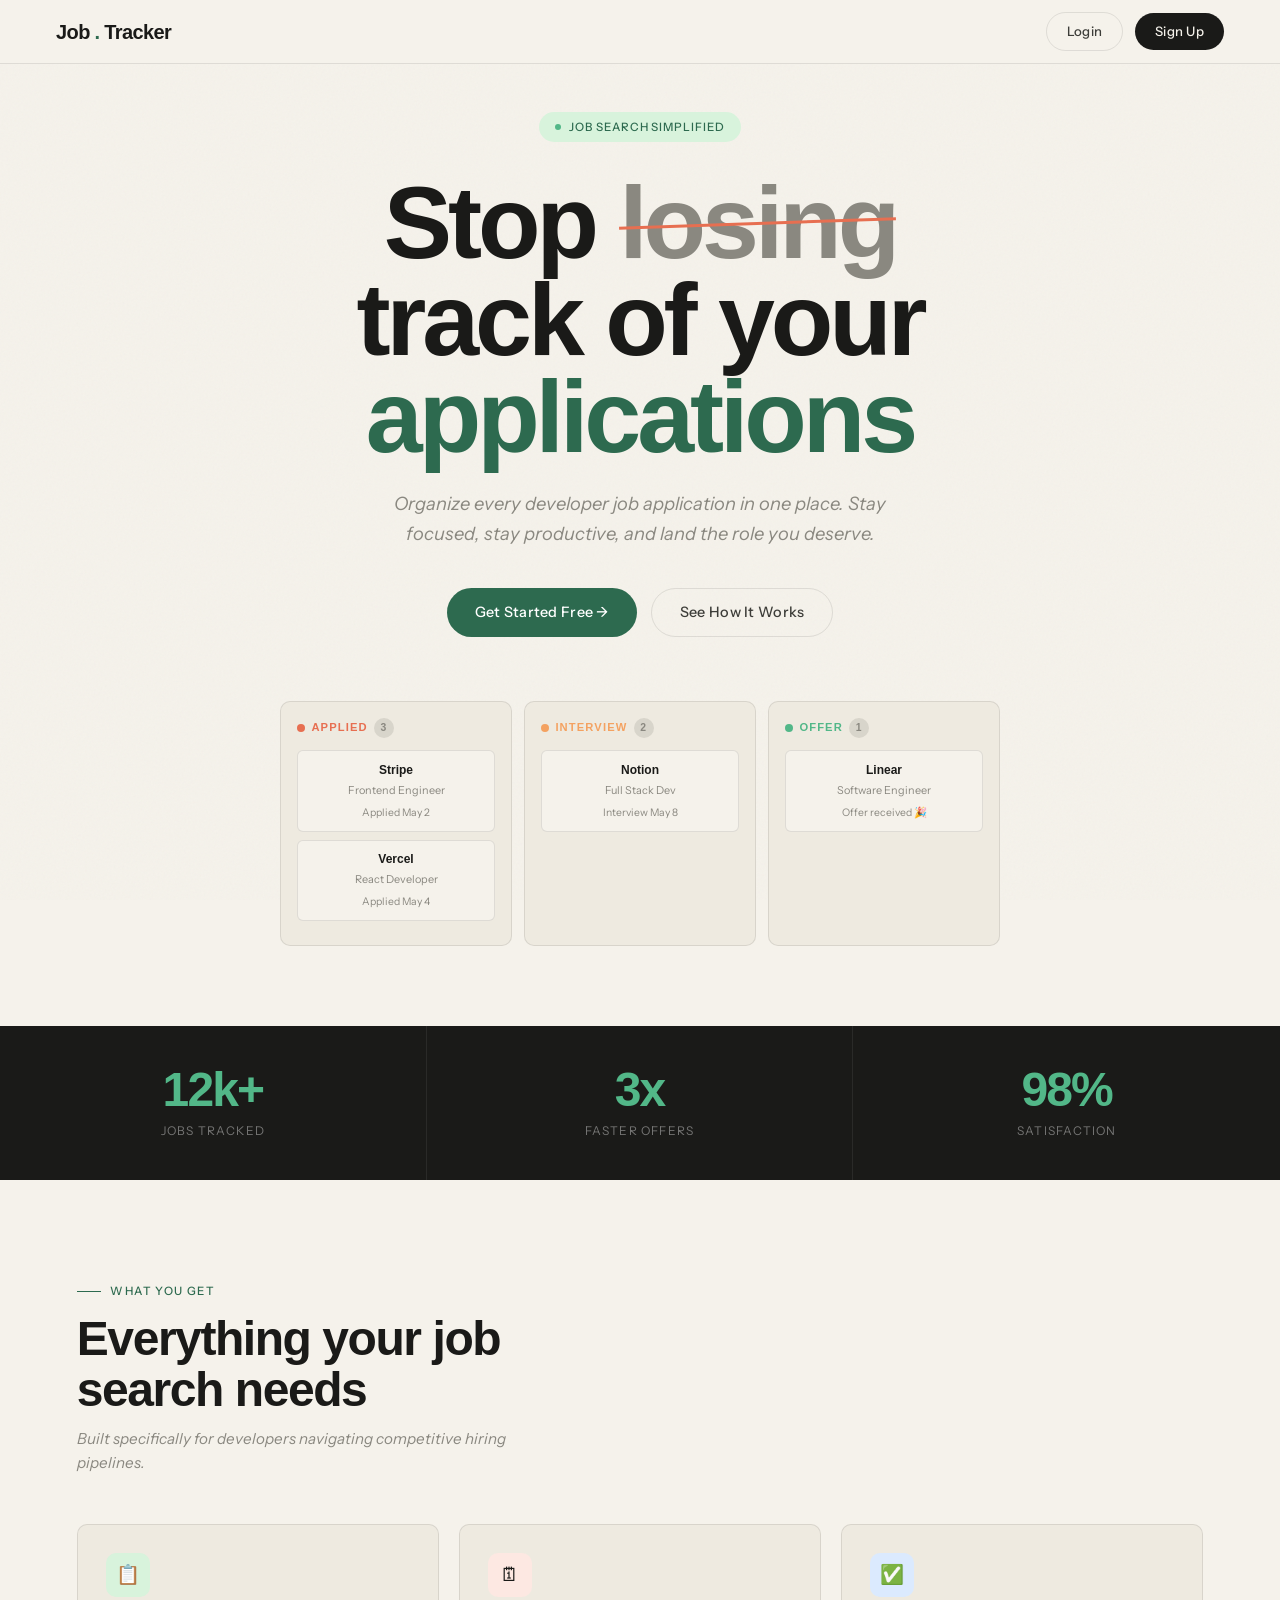
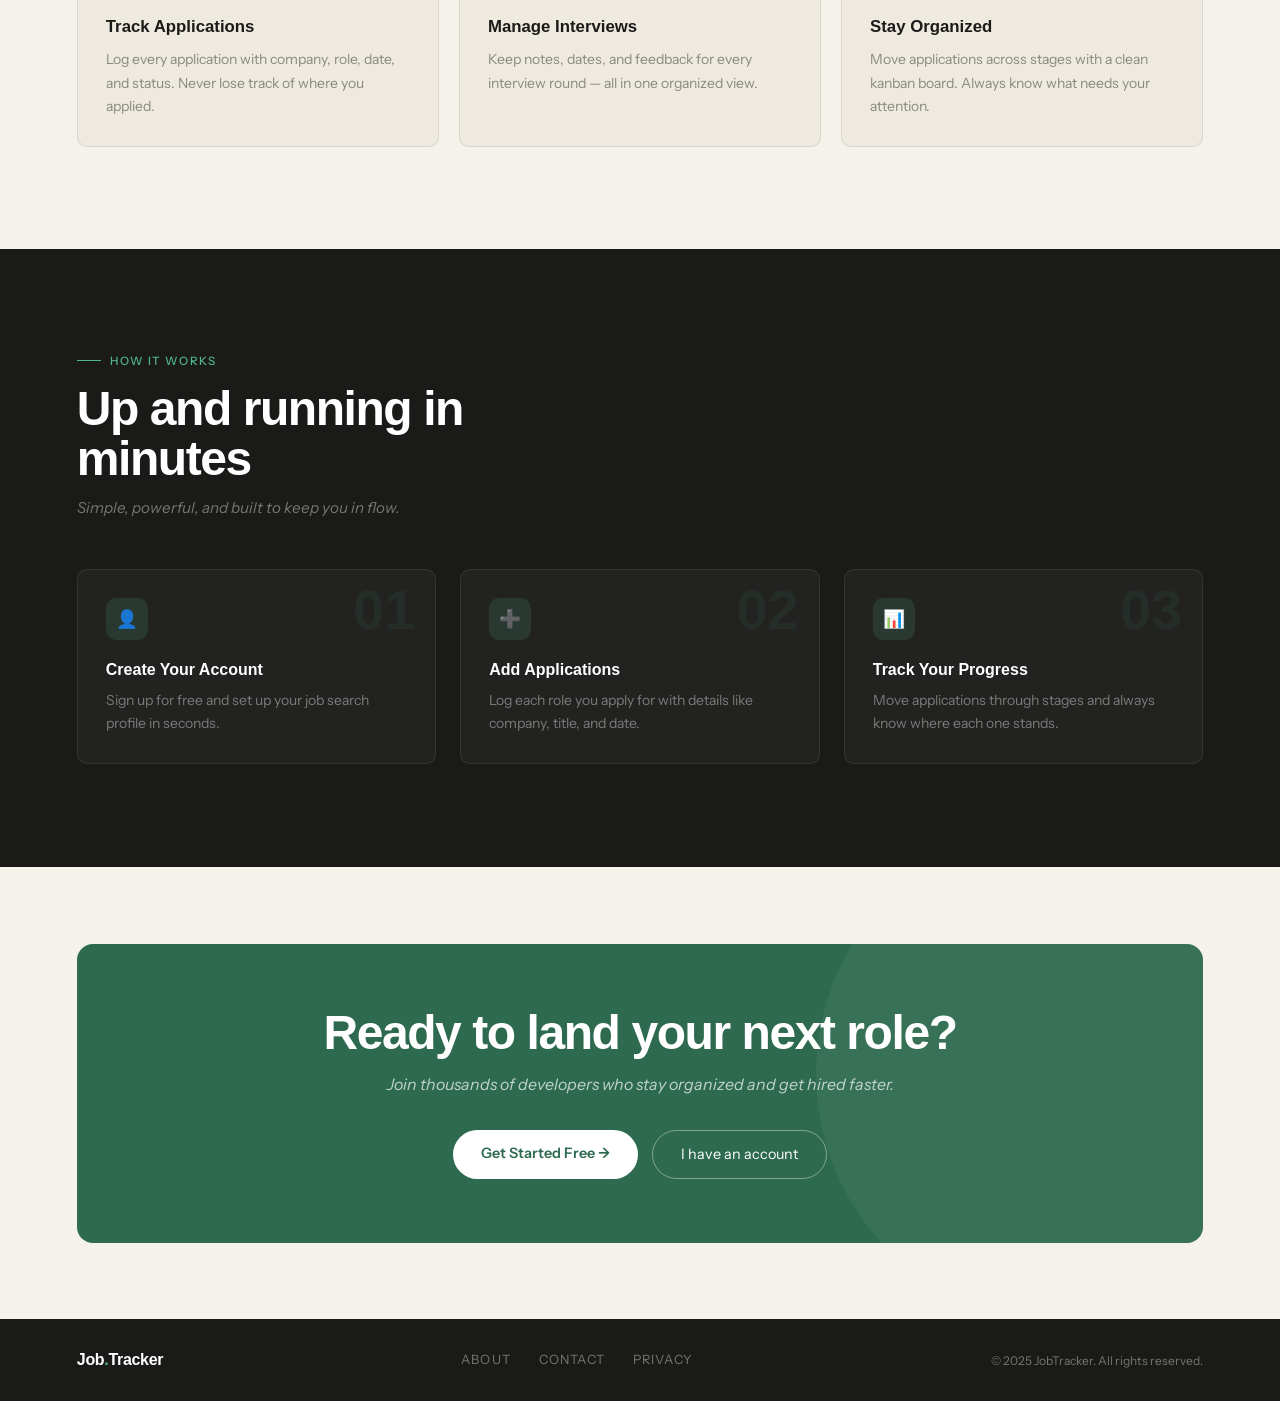
<file: index.html>
<!DOCTYPE html>
<html lang="en">

<head>
    <meta charset="UTF-8" />
    <meta name="viewport" content="width=device-width, initial-scale=1.0" />
    <title>JobTracker — Track Your Applications Like a Pro</title>
    <link rel="preconnect" href="https://fonts.googleapis.com" />
    <link rel="preconnect" href="https://fonts.gstatic.com" crossorigin />
    <link
        href="https://fonts.googleapis.com/css2?family=Cabinet+Grotesk:wght@400;500;700;800;900&family=Instrument+Sans:ital,wght@0,400;0,500;1,400&display=swap"
        rel="stylesheet" />
    <style>
        *,
        *::before,
        *::after {
            box-sizing: border-box;
            margin: 0;
            padding: 0;
        }

        :root {
            --bg: #f5f2eb;
            --bg-card: #eeeae0;
            --ink: #1a1a18;
            --ink-mid: #3d3d39;
            --muted: #8a8880;
            --green: #2d6a4f;
            --green-lt: #52b788;
            --green-pale: #d8f3dc;
            --amber: #e76f51;
            --border: rgba(26, 26, 24, 0.10);
            --ff-head: 'Cabinet Grotesk', sans-serif;
            --ff-body: 'Instrument Sans', sans-serif;
            --radius: 10px;
        }

        html {
            scroll-behavior: smooth;
        }

        body {
            background: var(--bg);
            color: var(--ink);
            font-family: var(--ff-body);
            font-size: 16px;
            line-height: 1.6;
            overflow-x: hidden;
        }

        /* ── NOISE TEXTURE ── */
        body::before {
            content: '';
            position: fixed;
            inset: 0;
            z-index: 0;
            pointer-events: none;
            background-image: url("data:image/svg+xml,%3Csvg viewBox='0 0 512 512' xmlns='http://www.w3.org/2000/svg'%3E%3Cfilter id='n'%3E%3CfeTurbulence type='fractalNoise' baseFrequency='0.8' numOctaves='4' stitchTiles='stitch'/%3E%3C/filter%3E%3Crect width='100%25' height='100%25' filter='url(%23n)' opacity='0.03'/%3E%3C/svg%3E");
        }

        /* ── FADE-UP ANIMATION ── */
        .reveal {
            opacity: 0;
            transform: translateY(28px);
            transition: opacity 0.7s ease, transform 0.7s ease;
        }

        .reveal.in {
            opacity: 1;
            transform: none;
        }

        /* ════════════════════ NAV ════════════════════ */
        nav {
            position: fixed;
            top: 0;
            left: 0;
            right: 0;
            z-index: 200;
            display: flex;
            align-items: center;
            justify-content: space-between;
            padding: 0 clamp(1.25rem, 5vw, 3.5rem);
            height: 64px;
            background: rgba(245, 242, 235, 0.85);
            backdrop-filter: blur(14px);
            border-bottom: 1px solid var(--border);
        }

        .nav-logo {
            font-family: var(--ff-head);
            font-weight: 900;
            font-size: 1.25rem;
            letter-spacing: -0.03em;
            color: var(--ink);
            text-decoration: none;
            display: flex;
            align-items: center;
            gap: 0.3rem;
        }

        .nav-logo .dot {
            color: var(--green);
        }

        .nav-actions {
            display: flex;
            align-items: center;
            gap: 0.75rem;
        }

        .btn {
            font-family: var(--ff-body);
            font-size: 0.82rem;
            font-weight: 500;
            letter-spacing: 0.02em;
            padding: 0.5rem 1.25rem;
            border-radius: 100px;
            border: none;
            cursor: pointer;
            text-decoration: none;
            display: inline-flex;
            align-items: center;
            gap: 0.4rem;
            transition: all 0.2s;
        }

        .btn-outline {
            background: transparent;
            border: 1px solid var(--border);
            color: var(--ink-mid);
        }

        .btn-outline:hover {
            border-color: var(--ink);
            color: var(--ink);
        }

        .btn-solid {
            background: var(--ink);
            color: var(--bg);
        }

        .btn-solid:hover {
            background: var(--green);
            transform: translateY(-1px);
        }

        .btn-green {
            background: var(--green);
            color: #fff;
            font-size: 0.9rem;
            padding: 0.75rem 1.75rem;
        }

        .btn-green:hover {
            background: #245840;
            transform: translateY(-2px);
            box-shadow: 0 8px 24px rgba(45, 106, 79, 0.3);
        }

        .btn-ghost-lg {
            background: transparent;
            border: 1px solid var(--border);
            color: var(--ink-mid);
            font-size: 0.9rem;
            padding: 0.75rem 1.75rem;
        }

        .btn-ghost-lg:hover {
            border-color: var(--ink);
            color: var(--ink);
        }

        /* ════════════════════ HERO ════════════════════ */
        .hero {
            min-height: 100vh;
            display: flex;
            flex-direction: column;
            align-items: center;
            justify-content: center;
            text-align: center;
            padding: 7rem clamp(1.25rem, 6vw, 5rem) 5rem;
            position: relative;
            z-index: 1;
        }

        .hero-tag {
            display: inline-flex;
            align-items: center;
            gap: 0.5rem;
            background: var(--green-pale);
            color: var(--green);
            font-size: 0.72rem;
            font-weight: 500;
            letter-spacing: 0.08em;
            text-transform: uppercase;
            padding: 0.35rem 1rem;
            border-radius: 100px;
            margin-bottom: 2rem;
            animation: fadeDown 0.6s ease both;
        }

        .hero-tag-dot {
            width: 6px;
            height: 6px;
            border-radius: 50%;
            background: var(--green-lt);
            animation: blink 2s infinite;
        }

        @keyframes blink {

            0%,
            100% {
                opacity: 1
            }

            50% {
                opacity: 0.2
            }
        }

        @keyframes fadeDown {
            from {
                opacity: 0;
                transform: translateY(-12px)
            }

            to {
                opacity: 1;
                transform: none
            }
        }

        .hero-title {
            font-family: var(--ff-head);
            font-weight: 900;
            font-size: clamp(2.8rem, 8vw, 6.5rem);
            line-height: 0.95;
            letter-spacing: -0.04em;
            color: var(--ink);
            max-width: 12ch;
            margin: 0 auto 1.5rem;
            animation: fadeUp 0.7s 0.1s ease both;
        }

        .hero-title .accent {
            color: var(--green);
        }

        .hero-title .strike {
            position: relative;
            display: inline-block;
            color: var(--muted);
        }

        .hero-title .strike::after {
            content: '';
            position: absolute;
            top: 50%;
            left: 0;
            right: 0;
            height: 3px;
            background: var(--amber);
            transform: rotate(-2deg);
        }

        @keyframes fadeUp {
            from {
                opacity: 0;
                transform: translateY(20px)
            }

            to {
                opacity: 1;
                transform: none
            }
        }

        .hero-sub {
            font-size: clamp(1rem, 2vw, 1.15rem);
            color: var(--muted);
            max-width: 46ch;
            margin: 0 auto 2.5rem;
            font-style: italic;
            animation: fadeUp 0.7s 0.2s ease both;
        }

        .hero-btns {
            display: flex;
            gap: 0.875rem;
            justify-content: center;
            flex-wrap: wrap;
            margin-bottom: 4rem;
            animation: fadeUp 0.7s 0.3s ease both;
        }

        /* mini kanban preview */
        .hero-preview {
            width: 100%;
            max-width: 720px;
            margin: 0 auto;
            display: grid;
            grid-template-columns: repeat(3, 1fr);
            gap: 12px;
            animation: fadeUp 0.8s 0.4s ease both;
        }

        .kanban-col {
            background: var(--bg-card);
            border: 1px solid var(--border);
            border-radius: var(--radius);
            padding: 1rem;
        }

        .kanban-col-head {
            font-family: var(--ff-head);
            font-size: 0.7rem;
            font-weight: 700;
            text-transform: uppercase;
            letter-spacing: 0.1em;
            margin-bottom: 0.75rem;
            display: flex;
            align-items: center;
            gap: 0.4rem;
        }

        .kanban-col-head .badge {
            background: var(--border);
            font-size: 0.65rem;
            padding: 0.1rem 0.4rem;
            border-radius: 100px;
            color: var(--muted);
        }

        .k-card {
            background: var(--bg);
            border: 1px solid var(--border);
            border-radius: 6px;
            padding: 0.6rem 0.75rem;
            margin-bottom: 0.5rem;
            font-size: 0.75rem;
        }

        .k-card-co {
            font-weight: 600;
            color: var(--ink);
            font-family: var(--ff-head);
        }

        .k-card-role {
            color: var(--muted);
            font-size: 0.68rem;
            margin-top: 0.1rem;
        }

        .k-card-date {
            color: var(--muted);
            font-size: 0.65rem;
            margin-top: 0.35rem;
        }

        .k-dot {
            width: 8px;
            height: 8px;
            border-radius: 50%;
            flex-shrink: 0;
        }

        /* ════════════════════ STATS ════════════════════ */
        .stats {
            background: var(--ink);
            display: grid;
            grid-template-columns: repeat(3, 1fr);
            position: relative;
            z-index: 1;
        }

        .stat {
            padding: 2.5rem 2rem;
            text-align: center;
            border-right: 1px solid rgba(255, 255, 255, 0.07);
        }

        .stat:last-child {
            border-right: none;
        }

        .stat-num {
            font-family: var(--ff-head);
            font-weight: 900;
            font-size: clamp(2rem, 4vw, 3rem);
            color: var(--green-lt);
            letter-spacing: -0.04em;
            line-height: 1;
        }

        .stat-label {
            font-size: 0.75rem;
            color: rgba(255, 255, 255, 0.4);
            text-transform: uppercase;
            letter-spacing: 0.1em;
            margin-top: 0.4rem;
        }

        /* ════════════════════ FEATURES ════════════════════ */
        .features {
            padding: clamp(4rem, 8vw, 7rem) clamp(1.25rem, 6vw, 5rem);
            position: relative;
            z-index: 1;
        }

        .section-label {
            font-size: 0.72rem;
            font-weight: 500;
            text-transform: uppercase;
            letter-spacing: 0.12em;
            color: var(--green);
            display: flex;
            align-items: center;
            gap: 0.6rem;
            margin-bottom: 0.85rem;
        }

        .section-label::before {
            content: '';
            display: block;
            width: 24px;
            height: 1px;
            background: var(--green);
        }

        .section-title {
            font-family: var(--ff-head);
            font-weight: 900;
            font-size: clamp(2rem, 4vw, 3rem);
            letter-spacing: -0.03em;
            color: var(--ink);
            max-width: 20ch;
            line-height: 1.05;
            margin-bottom: 0.75rem;
        }

        .section-sub {
            color: var(--muted);
            font-size: 0.95rem;
            max-width: 46ch;
            font-style: italic;
            margin-bottom: 3rem;
        }

        .feat-grid {
            display: grid;
            grid-template-columns: repeat(auto-fit, minmax(240px, 1fr));
            gap: 1.25rem;
        }

        .feat-card {
            background: var(--bg-card);
            border: 1px solid var(--border);
            border-radius: var(--radius);
            padding: 1.75rem;
            transition: transform 0.25s, box-shadow 0.25s;
        }

        .feat-card:hover {
            transform: translateY(-5px);
            box-shadow: 0 16px 40px rgba(26, 26, 24, 0.08);
        }

        .feat-icon {
            width: 44px;
            height: 44px;
            border-radius: 10px;
            display: flex;
            align-items: center;
            justify-content: center;
            font-size: 1.2rem;
            margin-bottom: 1.1rem;
        }

        .feat-icon.green {
            background: var(--green-pale);
        }

        .feat-icon.amber {
            background: #fde8e2;
        }

        .feat-icon.blue {
            background: #dbeafe;
        }

        .feat-name {
            font-family: var(--ff-head);
            font-weight: 800;
            font-size: 1.05rem;
            color: var(--ink);
            margin-bottom: 0.45rem;
        }

        .feat-desc {
            font-size: 0.875rem;
            color: var(--muted);
            line-height: 1.65;
        }

        /* ════════════════════ HOW IT WORKS ════════════════════ */
        .how {
            background: var(--ink);
            color: #fff;
            padding: clamp(4rem, 8vw, 7rem) clamp(1.25rem, 6vw, 5rem);
            position: relative;
            z-index: 1;
        }

        .how .section-label {
            color: var(--green-lt);
        }

        .how .section-label::before {
            background: var(--green-lt);
        }

        .how .section-title {
            color: #fff;
        }

        .how .section-sub {
            color: rgba(255, 255, 255, 0.4);
        }

        .steps-grid {
            display: grid;
            grid-template-columns: repeat(auto-fit, minmax(200px, 1fr));
            gap: 1.5rem;
            margin-top: 3rem;
        }

        .step {
            background: rgba(255, 255, 255, 0.04);
            border: 1px solid rgba(255, 255, 255, 0.08);
            border-radius: var(--radius);
            padding: 1.75rem;
            position: relative;
            transition: background 0.25s;
        }

        .step:hover {
            background: rgba(255, 255, 255, 0.07);
        }

        .step-num {
            font-family: var(--ff-head);
            font-weight: 900;
            font-size: 3.5rem;
            color: rgba(82, 183, 136, 0.08);
            position: absolute;
            top: 0.75rem;
            right: 1.25rem;
            line-height: 1;
            pointer-events: none;
        }

        .step-icon {
            width: 42px;
            height: 42px;
            border-radius: 10px;
            background: rgba(82, 183, 136, 0.15);
            color: var(--green-lt);
            display: flex;
            align-items: center;
            justify-content: center;
            font-size: 1.1rem;
            margin-bottom: 1.1rem;
        }

        .step-title {
            font-family: var(--ff-head);
            font-weight: 800;
            font-size: 1rem;
            color: #fff;
            margin-bottom: 0.4rem;
        }

        .step-desc {
            font-size: 0.875rem;
            color: rgba(255, 255, 255, 0.4);
            line-height: 1.65;
        }

        /* ════════════════════ CTA ════════════════════ */
        .cta-wrap {
            padding: clamp(3rem, 6vw, 5rem) clamp(1.25rem, 6vw, 5rem);
            position: relative;
            z-index: 1;
        }

        .cta-box {
            background: var(--green);
            border-radius: 16px;
            padding: clamp(2.5rem, 5vw, 4.5rem) clamp(2rem, 5vw, 4rem);
            text-align: center;
            position: relative;
            overflow: hidden;
        }

        .cta-box::before {
            content: '';
            position: absolute;
            top: -40%;
            right: -10%;
            width: 500px;
            height: 500px;
            border-radius: 50%;
            background: rgba(255, 255, 255, 0.05);
            pointer-events: none;
        }

        .cta-title {
            font-family: var(--ff-head);
            font-weight: 900;
            font-size: clamp(1.8rem, 4vw, 3rem);
            letter-spacing: -0.03em;
            color: #fff;
            margin-bottom: 0.875rem;
            line-height: 1.05;
        }

        .cta-sub {
            color: rgba(255, 255, 255, 0.7);
            font-style: italic;
            margin-bottom: 2rem;
        }

        .cta-btns {
            display: flex;
            gap: 0.875rem;
            justify-content: center;
            flex-wrap: wrap;
        }

        .btn-white {
            background: #fff;
            color: var(--green);
            font-family: var(--ff-body);
            font-size: 0.9rem;
            font-weight: 600;
            padding: 0.75rem 1.75rem;
            border-radius: 100px;
            border: none;
            cursor: pointer;
            text-decoration: none;
            transition: all 0.2s;
        }

        .btn-white:hover {
            background: var(--bg);
            transform: translateY(-2px);
            box-shadow: 0 8px 24px rgba(0, 0, 0, 0.2);
        }

        .btn-white-outline {
            background: transparent;
            color: #fff;
            border: 1px solid rgba(255, 255, 255, 0.4);
            font-family: var(--ff-body);
            font-size: 0.9rem;
            padding: 0.75rem 1.75rem;
            border-radius: 100px;
            cursor: pointer;
            text-decoration: none;
            transition: all 0.2s;
        }

        .btn-white-outline:hover {
            border-color: #fff;
            background: rgba(255, 255, 255, 0.08);
        }

        /* ════════════════════ FOOTER ════════════════════ */
        footer {
            background: var(--ink);
            color: rgba(255, 255, 255, 0.4);
            display: flex;
            align-items: center;
            justify-content: space-between;
            flex-wrap: wrap;
            gap: 1rem;
            padding: 1.75rem clamp(1.25rem, 6vw, 5rem);
            position: relative;
            z-index: 1;
        }

        .footer-logo {
            font-family: var(--ff-head);
            font-weight: 900;
            font-size: 1rem;
            color: #fff;
            text-decoration: none;
            letter-spacing: -0.02em;
        }

        .footer-logo .dot {
            color: var(--green-lt);
        }

        .footer-links {
            display: flex;
            gap: 1.75rem;
            flex-wrap: wrap;
        }

        .footer-links a {
            color: rgba(255, 255, 255, 0.4);
            text-decoration: none;
            font-size: 0.8rem;
            text-transform: uppercase;
            letter-spacing: 0.08em;
            transition: color 0.2s;
        }

        .footer-links a:hover {
            color: var(--green-lt);
        }

        .footer-copy {
            font-size: 0.75rem;
        }

        /* ════════════════════ RESPONSIVE ════════════════════ */
        @media (max-width: 640px) {
            .hero-preview {
                grid-template-columns: 1fr;
            }

            .hero-preview .kanban-col:not(:first-child) {
                display: none;
            }

            .stats {
                grid-template-columns: 1fr;
            }

            .stat {
                border-right: none;
                border-bottom: 1px solid rgba(255, 255, 255, 0.07);
            }

            .stat:last-child {
                border-bottom: none;
            }

            .hero-btns {
                flex-direction: column;
                align-items: center;
            }

            .btn-green,
            .btn-ghost-lg {
                width: 100%;
                justify-content: center;
            }

            footer {
                flex-direction: column;
                align-items: flex-start;
            }

            .nav-actions .btn-outline {
                display: none;
            }
        }
    </style>
</head>

<body>

    <!-- NAV -->
    <nav>
        <a href="#" class="nav-logo">Job<span class="dot">.</span>Tracker</a>
        <div class="nav-actions">
            <a href="login.html" class="btn btn-outline">Login</a>
            <a href="signup.html" class="btn btn-solid">Sign Up</a>
        </div>
    </nav>

    <!-- HERO -->
    <section class="hero">
        <div class="hero-tag">
            <div class="hero-tag-dot"></div>
            Job Search Simplified
        </div>
        <h1 class="hero-title">
            Stop <span class="strike">losing</span><br>
            track of your <span class="accent">applications</span>
        </h1>
        <p class="hero-sub">
            Organize every developer job application in one place. Stay focused,
            stay productive, and land the role you deserve.
        </p>
        <div class="hero-btns">
            <a href="signup.html" class="btn btn-green">Get Started Free →</a>
            <a href="#features" class="btn btn-ghost-lg">See How It Works</a>
        </div>

        <!-- Kanban Preview -->
        <div class="hero-preview">
            <div class="kanban-col">
                <div class="kanban-col-head" style="color:#e76f51">
                    <div class="k-dot" style="background:#e76f51"></div> Applied
                    <span class="badge">3</span>
                </div>
                <div class="k-card">
                    <div class="k-card-co">Stripe</div>
                    <div class="k-card-role">Frontend Engineer</div>
                    <div class="k-card-date">Applied May 2</div>
                </div>
                <div class="k-card">
                    <div class="k-card-co">Vercel</div>
                    <div class="k-card-role">React Developer</div>
                    <div class="k-card-date">Applied May 4</div>
                </div>
            </div>
            <div class="kanban-col">
                <div class="kanban-col-head" style="color:#f4a261">
                    <div class="k-dot" style="background:#f4a261"></div> Interview
                    <span class="badge">2</span>
                </div>
                <div class="k-card">
                    <div class="k-card-co">Notion</div>
                    <div class="k-card-role">Full Stack Dev</div>
                    <div class="k-card-date">Interview May 8</div>
                </div>
            </div>
            <div class="kanban-col">
                <div class="kanban-col-head" style="color:#52b788">
                    <div class="k-dot" style="background:#52b788"></div> Offer
                    <span class="badge">1</span>
                </div>
                <div class="k-card">
                    <div class="k-card-co">Linear</div>
                    <div class="k-card-role">Software Engineer</div>
                    <div class="k-card-date">Offer received 🎉</div>
                </div>
            </div>
        </div>
    </section>

    <!-- STATS -->
    <div class="stats reveal">
        <div class="stat">
            <div class="stat-num">12k+</div>
            <div class="stat-label">Jobs Tracked</div>
        </div>
        <div class="stat">
            <div class="stat-num">3x</div>
            <div class="stat-label">Faster Offers</div>
        </div>
        <div class="stat">
            <div class="stat-num">98%</div>
            <div class="stat-label">Satisfaction</div>
        </div>
    </div>

    <!-- FEATURES -->
    <section class="features" id="features">
        <div class="reveal">
            <div class="section-label">What You Get</div>
            <h2 class="section-title">Everything your job search needs</h2>
            <p class="section-sub">Built specifically for developers navigating competitive hiring pipelines.</p>
            <div class="feat-grid">
                <div class="feat-card">
                    <div class="feat-icon green">📋</div>
                    <div class="feat-name">Track Applications</div>
                    <div class="feat-desc">Log every application with company, role, date, and status. Never lose track
                        of where you applied.</div>
                </div>
                <div class="feat-card">
                    <div class="feat-icon amber">🗓</div>
                    <div class="feat-name">Manage Interviews</div>
                    <div class="feat-desc">Keep notes, dates, and feedback for every interview round — all in one
                        organized view.</div>
                </div>
                <div class="feat-card">
                    <div class="feat-icon blue">✅</div>
                    <div class="feat-name">Stay Organized</div>
                    <div class="feat-desc">Move applications across stages with a clean kanban board. Always know what
                        needs your attention.</div>
                </div>
            </div>
        </div>
    </section>

    <!-- HOW IT WORKS -->
    <section class="how">
        <div class="reveal">
            <div class="section-label">How It Works</div>
            <h2 class="section-title">Up and running in minutes</h2>
            <p class="section-sub">Simple, powerful, and built to keep you in flow.</p>
            <div class="steps-grid">
                <div class="step">
                    <div class="step-num">01</div>
                    <div class="step-icon">👤</div>
                    <div class="step-title">Create Your Account</div>
                    <div class="step-desc">Sign up for free and set up your job search profile in seconds.</div>
                </div>
                <div class="step">
                    <div class="step-num">02</div>
                    <div class="step-icon">➕</div>
                    <div class="step-title">Add Applications</div>
                    <div class="step-desc">Log each role you apply for with details like company, title, and date.</div>
                </div>
                <div class="step">
                    <div class="step-num">03</div>
                    <div class="step-icon">📊</div>
                    <div class="step-title">Track Your Progress</div>
                    <div class="step-desc">Move applications through stages and always know where each one stands.</div>
                </div>
            </div>
        </div>
    </section>

    <!-- CTA -->
    <div class="cta-wrap">
        <div class="cta-box reveal">
            <h2 class="cta-title">Ready to land your next role?</h2>
            <p class="cta-sub">Join thousands of developers who stay organized and get hired faster.</p>
            <div class="cta-btns">
                <a href="signup.html" class="btn-white">Get Started Free →</a>
                <a href="login.html" class="btn-white-outline">I have an account</a>
            </div>
        </div>
    </div>

    <!-- FOOTER -->
    <footer>
        <a href="#" class="footer-logo">Job<span class="dot">.</span>Tracker</a>
        <div class="footer-links">
            <a href="#">About</a>
            <a href="#">Contact</a>
            <a href="#">Privacy</a>
        </div>
        <div class="footer-copy">© 2025 JobTracker. All rights reserved.</div>
    </footer>

    <script>
        const els = document.querySelectorAll('.reveal');
        const obs = new IntersectionObserver(entries => {
            entries.forEach(e => { if (e.isIntersecting) e.target.classList.add('in'); });
        }, { threshold: 0.1 });
        els.forEach(el => obs.observe(el));
    </script>
</body>

</html>
</file>
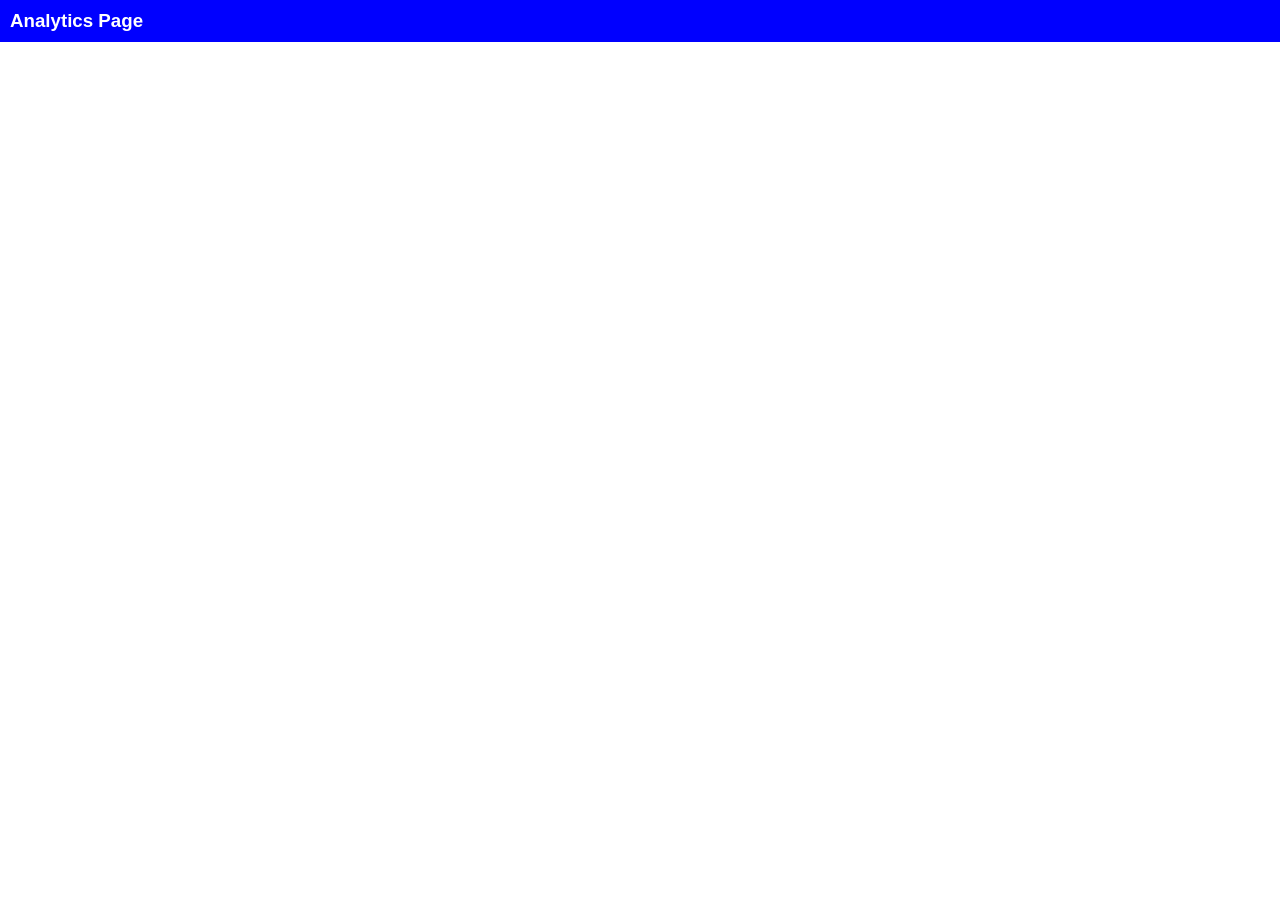
<file: analytics.html>
<!DOCTYPE html>
<html lang="en">
<head>
    <meta charset="UTF-8">
    <meta name="viewport" content="width=device-width, initial-scale=1.0">
    <title>Analytics Page</title>
    <link rel="stylesheet" href="job.css">
</head>
<body>
    <header class="job-header">
        <div class="job-app">
            <h3 class="your-job-applications">Analytics Page</h3>
        </div>
    </header>
</body>
</html>
</file>
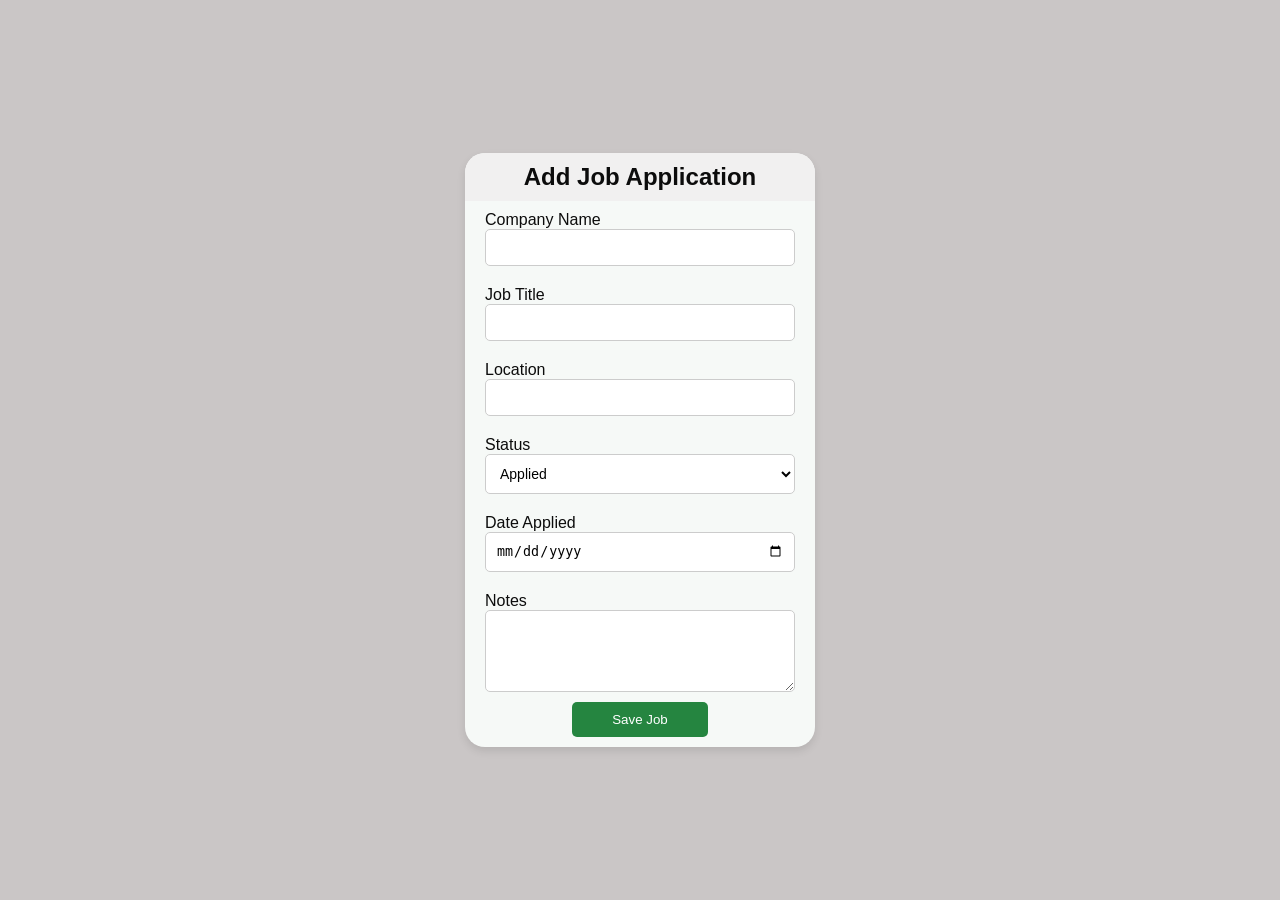
<file: application.html>
<!DOCTYPE html>
<html lang="en">

<head>
    <meta charset="UTF-8">
    <meta name="viewport" content="width=device-width, initial-scale=1.0">
    <title>Add Job Application</title>
    <link rel="stylesheet" href="job.css">
</head>

<body class="body">
    <div class="signup-container">

        <div class="form">

            <div class="header">
                <div class="create-account-logo">
                    <h3 class="create-account">Add Job Application</h3>
                </div>
            </div>

            <form action="#" method="post">
                <div class="full-name">
                    <label for="Company">Company Name</label>
                    <input type="text" name="Company">
                </div>

                <div class="email">
                    <label for="job-title">Job Title</label>
                    <input type="text" name="job-title">
                </div>

                <div class="password">
                    <label for="location">Location</label>
                    <input type="text" name="location">
                </div>

                <div class="confirm-password">
                    <label for="confirm-password">Status</label>
                    <select name="status" id="status">
                        <option value="applied">Applied</option>
                        <option value="interview">Interview</option>
                        <option value="rejected">Rejected</option>
                        <option value="offered">Offered</option>
                    </select>
                </div>

                <div class="date-applied">
                    <label for="date-applied">Date Applied</label>
                    <input type="date" name="date-applied">
                </div>

                <div class="notes">
                    <label for="notes">Notes</label>
                    <textarea name="notes" rows="4"></textarea>
                </div>

                <button class="save-job-btn">Save Job</button>
            </form>
        </div>
    </div>
</body>

</html>
</file>
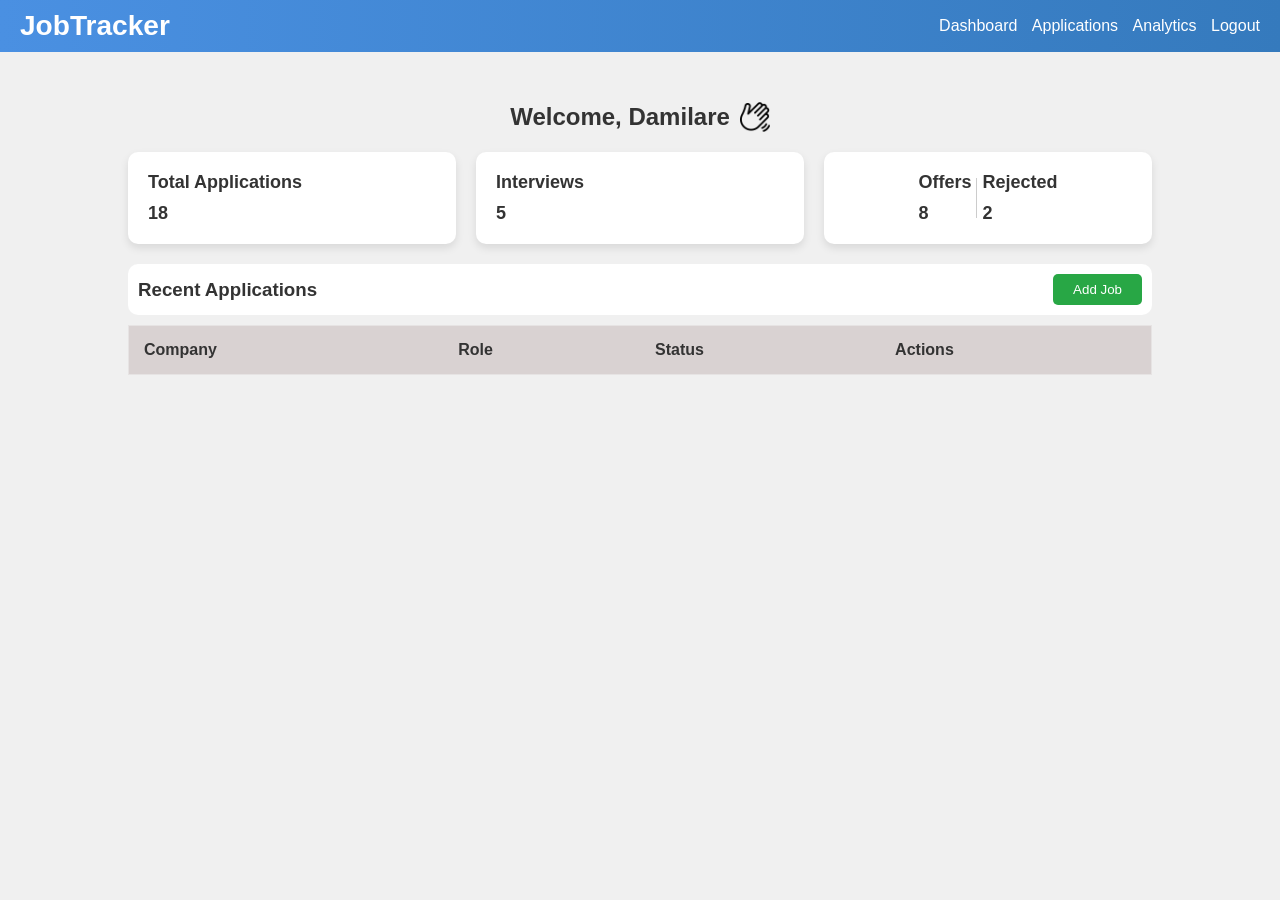
<file: dashboard.html>
<!DOCTYPE html>
<html lang="en">

<head>
    <meta charset="UTF-8">
    <meta name="viewport" content="width=device-width, initial-scale=1.0">
    <title>Welcome</title>
    <link rel="stylesheet" href="job.css">
</head>

<body class="welcome-body">
    <header class="welcome-header">
        <div class="welcome-page">

            <div class="welcome-logo">
                <h3 class="welcome-logo1">Job</h3>
                <h3 class="welcome-logo2">Tracker</h3>
            </div>

            <div class="welcome-tab">
                <a href="#">Dashboard</a>
                <a href="application.html">Applications</a>
                <a href="analytics.html">Analytics</a>
                <a href="#">Logout</a>
            </div>
        </div>
    </header>

    <!-- Welcome Message -->

    <div class="welcome-message">
        <h2>Welcome, Damilare </h2>
        <img src="hello.png" alt="Hello">
    </div>

    <div class="welcome-info">
        <div class="total-application">
            <h3>Total Applications</h3>
            <p>18</p>
        </div>

        <div class="interviews">
            <h3>Interviews</h3>
            <p>5</p>
        </div>

        <div class="offers-rejected">
            <div class="offers">
                <h3>Offers</h3>
                <p>8</p>
            </div>
            <div class="divider"></div>
            <div class="rejected">
                <h3>Rejected</h3>
                <p>2</p>
            </div>

        </div>
    </div>
    <div class="recent-application-title">
        <div class="recent-application">
            <h3>Recent Applications</h3>
            <button>Add Job</button>
        </div>
    </div>

    <section>
        <table>
            <thead>
                <tr>
                    <th>Company</th>
                    <th>Role</th>
                    <th>Status</th>
                    <th>Actions</th>
                </tr>
            </thead>
            <tbody>
                <!-- Job application rows will be added here -->
            </tbody>
        </table>
    </section>

</body>

</html>
</file>
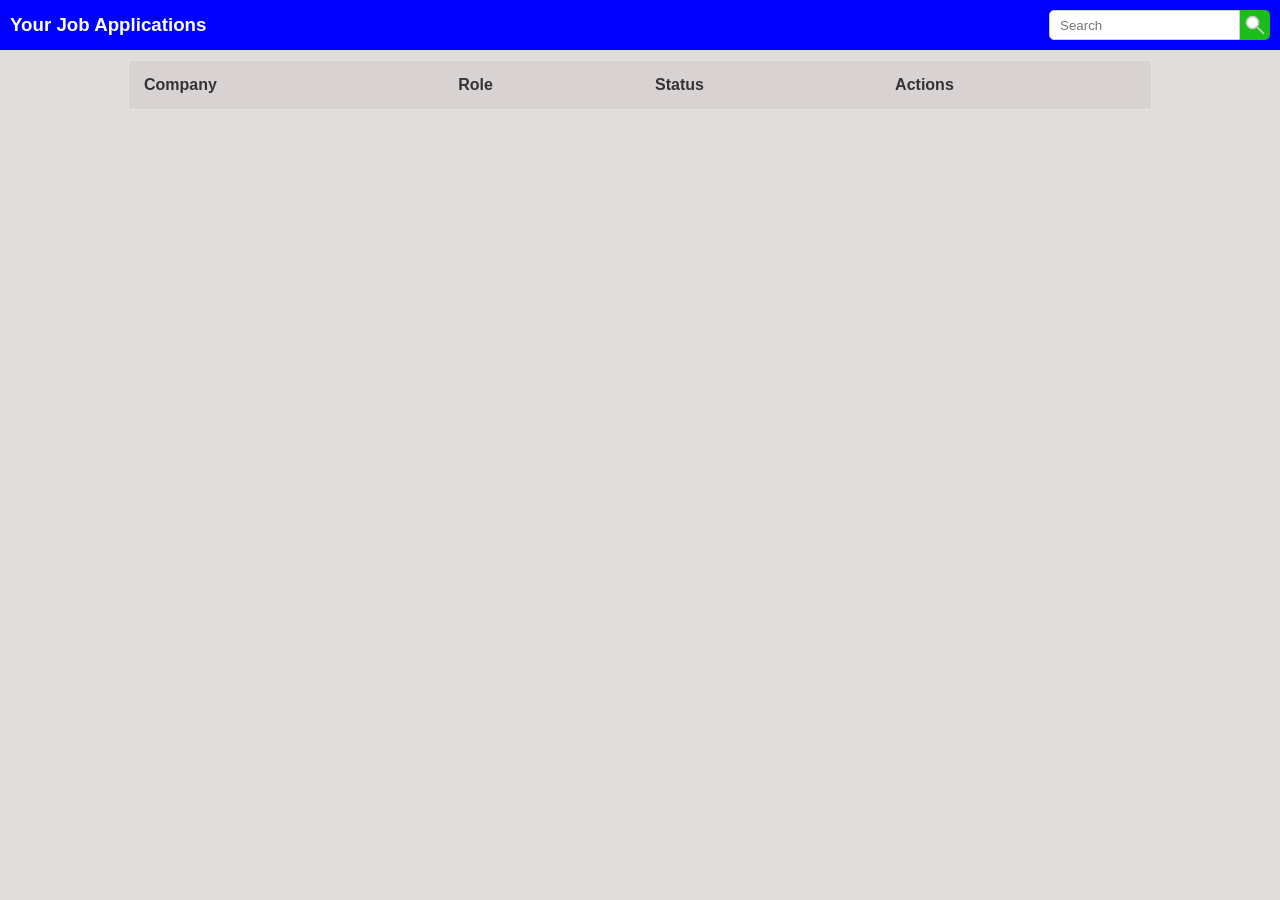
<file: joblist.html>
<!DOCTYPE html>
<html lang="en">

<head>
    <meta charset="UTF-8">
    <meta name="viewport" content="width=device-width, initial-scale=1.0">
    <title>Your Job Applications</title>
    <link rel="stylesheet" href="job.css">
</head>

<body class="table-body">
    <header class="job-header">
        <div class="job-app">
            <h3 class="your-job-applications">Your Job Applications</h3>
        </div>

        <div class="search-box">
            <input type="text" placeholder="Search">
            <img src="search.png" alt="">
        </div>
    </header>

    <section>
        <table>
            <thead>
                <tr>
                    <th>Company</th>
                    <th>Role</th>
                    <th>Status</th>
                    <th>Actions</th>
                </tr>
            </thead>
            <tbody>
                <!-- Job application rows will be added here -->
            </tbody>
        </table>
    </section>

</body>

</html>
</file>
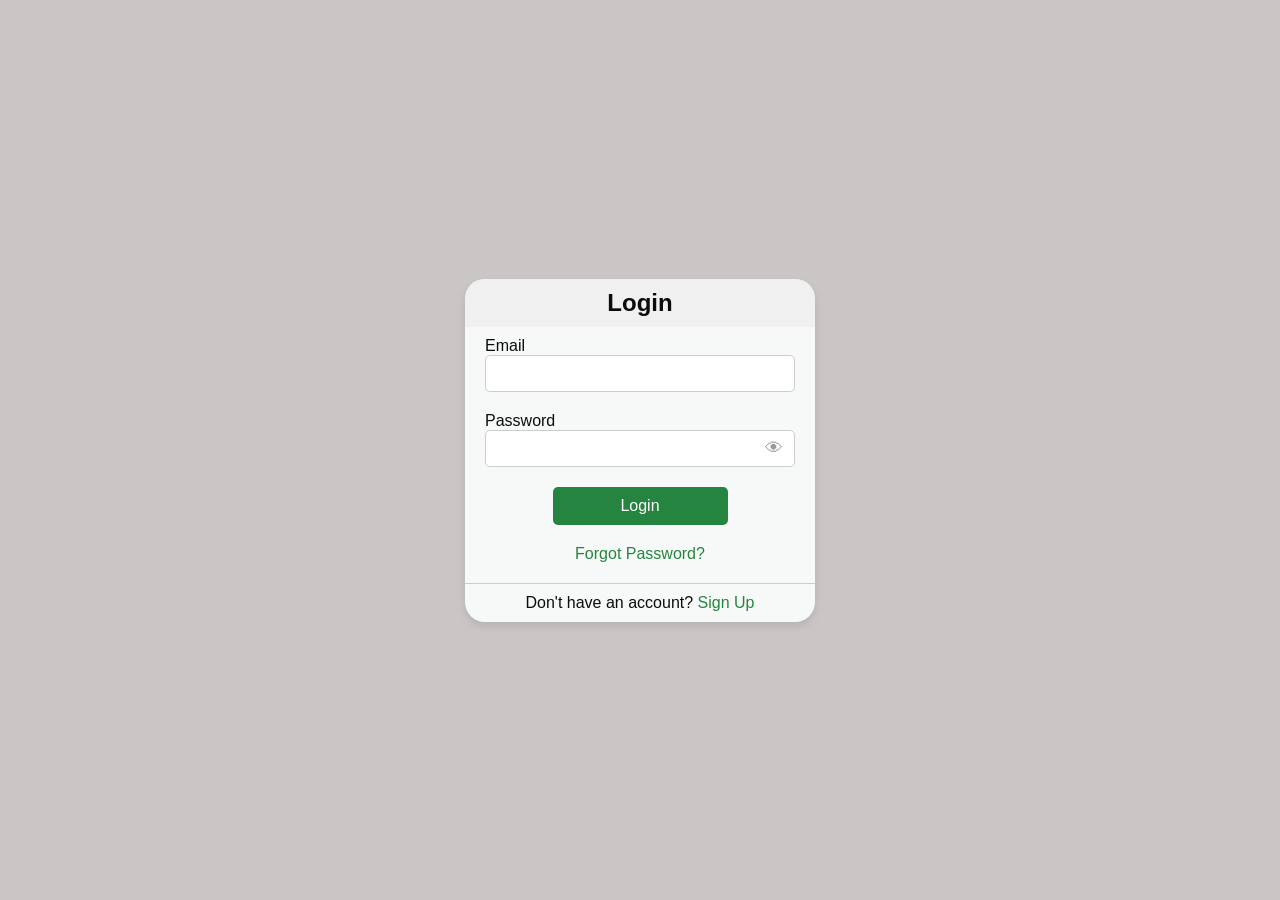
<file: login.html>
<!DOCTYPE html>
<html lang="en">

<head>
    <meta charset="UTF-8">
    <meta name="viewport" content="width=device-width, initial-scale=1.0">
    <title>Login</title>
    <link rel="stylesheet" href="job.css">
</head>

<body class="body">
    <div class="signup-container">

        <div class="form">

            <div class="header">
                <div class="create-account-logo">
                    <h3 class="create-account">Login</h3>
                </div>
            </div>

            <form id="form" action="#" method="post">

                <div class="email">
                    <label for="Email">Email</label>
                    <input id="loginEmail" type="email" name="Email">
                    <p id="emailError"></p>
                </div>

                <div class="password">
                    <label for="password">Password</label>
                    <div class="input-wrapper">
                        <input id="loginPassword" type="password" name="password">
                        <span id="togglePassword" class="eye">&#128065;</span>
                    </div>
                    <p id="passwordError"></p>
                </div>

                <button type="submit" id="loginBtn" class="login-btn">Login</button>

                <p class="forgot-password"><a href="forgot-password.html">Forgot Password?</a></p>

                <p class="already-have-account">Don't have an account? <a href="signup.html">Sign Up</a></p>
            </form>
        </div>
    </div>
    <p id="success"></p>
    <script src="job.js"></script>
</body>

</html>
</file>
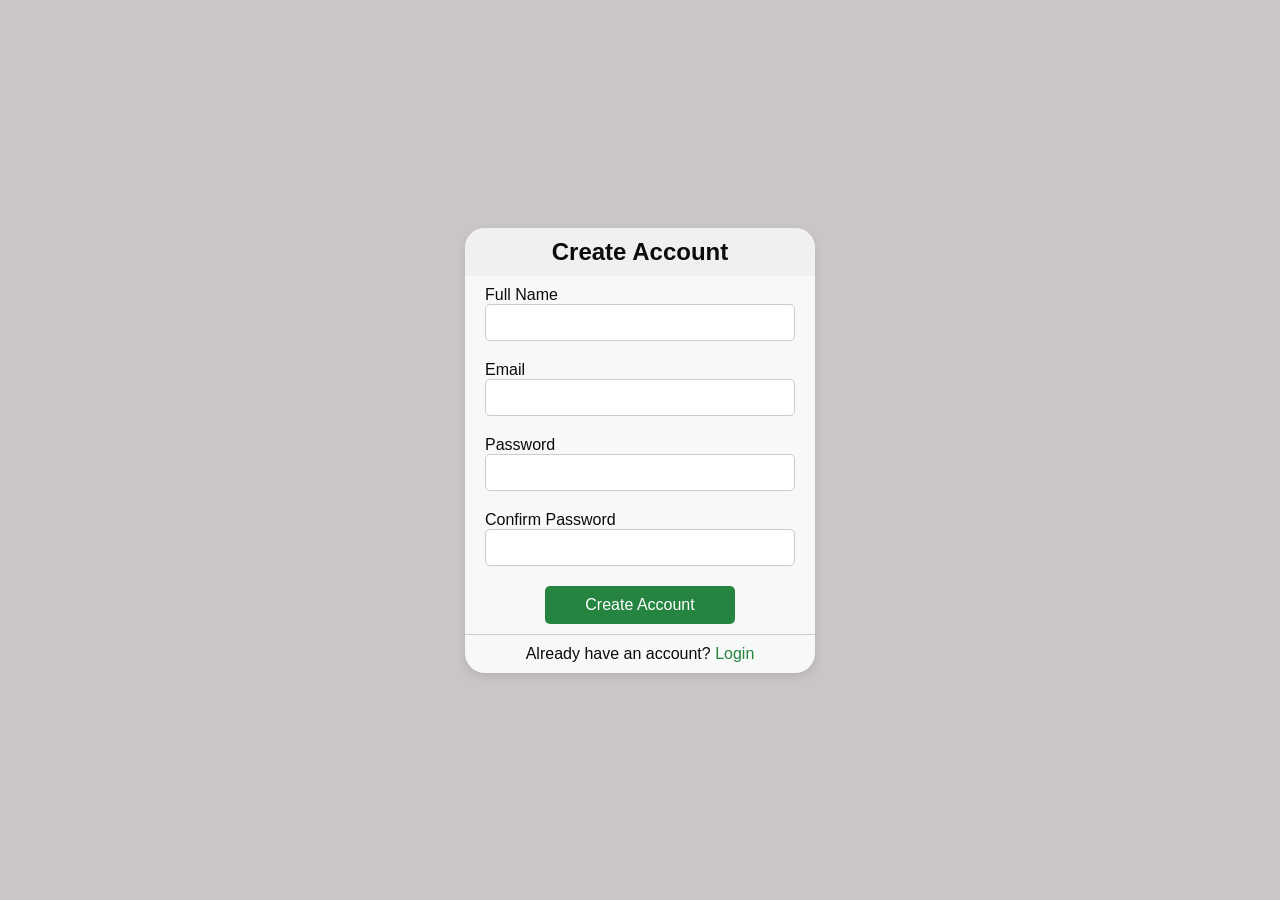
<file: signup.html>
<!DOCTYPE html>
<html lang="en">

<head>
    <meta charset="UTF-8">
    <meta name="viewport" content="width=device-width, initial-scale=1.0">
    <title>Create Account</title>
    <link rel="stylesheet" href="job.css">
</head>

<body class="body">
    <div class="signup-container">

        <div class="form">

            <div class="header">
                <div class="create-account-logo">
                    <h3 class="create-account">Create Account</h3>
                </div>
            </div>

            <form id="signupForm" action="#" method="post">
                <div class="full-name">
                    <label for="fullName">Full Name</label>
                    <input id="signupFullName" type="text" name="fullName">
                </div>

                <div class="email">
                    <label for="Email">Email</label>
                    <input id="signupEmail" type="email" name="Email">
                </div>

                <div class="password">
                    <label for="password">Password</label>
                    <input id="signupPassword" type="password" name="password">
                </div>

                <div class="confirm-password">
                    <label for="confirm-password">Confirm Password</label>
                    <input id="signupConfirmPassword" type="password" name="confirm-password">
                </div>

                <button id="signupButton" type="submit" class="create-account-btn">Create Account</button>

                <p class="already-have-account">Already have an account? <a href="login.html">Login</a></p>
            </form>
        </div>
    </div>
</body>

</html>
</file>
<file: job.css>
* {
    margin: 0;
    padding: 0;
    box-sizing: border-box;
}

body {
    font-family: Arial, Helvetica, sans-serif;
    background-color: white;
    color: #333;
}

/* Header Styles */

.logo-header {
    background-color: white;
    color: rgb(13, 13, 13);
    padding: 10px 20px;
    display: flex;
    justify-content: space-between;
    align-items: center;
}

.logo {
    font-size: 24px;
    display: flex;
}

.logo1 {
    color: #258540;
    font-weight: bold;
}

.logo2 {
    color: #5ef4a2;
    font-weight: bold;
}


/* Navigation Styles */

.signup-login {
    display: flex;
    gap: 10px;
    margin-left: auto;
}

.login {
    background-color: transparent;
    color: #333;
    border: none;
    padding: 5px 10px;
    cursor: pointer;
    font-size: 16px;
}

.sign-up {
    background-color: #258540;
    color: #fff;
    border: none;
    padding: 5px 10px;
    cursor: pointer;
    border-radius: 5px;
    font-size: 16px;
}

.sign-up a {
    color: #fff;
    text-decoration: none;
}

/* Body Content Styles */

.body-content {
    padding: 20px;
    background: linear-gradient(135deg, #eff3f7, #d4d6da);
    min-height: 70vh;
    display: flex;
    align-items: center;
    justify-content: center;
}

.page-title {
    font-size: 36px;
    justify-content: center;
    align-items: center;
    display: flex;
}

.hr-title {
    width: 200px;
    margin: 20px auto;
    border: 1px solid #cbcecb;
}

.content {
    max-width: 800px;
    margin: 0 auto;
    text-align: center;
}

.para {
    font-size: 16px;
    margin-top: 20px;
    justify-content: center;
    align-items: center;
    display: flex;
}

/* Buttons Styles */

.get-started {
    background-color: #258540;
    color: #fff;
    border: none;
    padding: 10px 20px;
    cursor: pointer;
    border-radius: 5px;
    font-size: 16px;
    margin-top: 30px;
}

.learn-more {
    background-color: transparent;
    color: #258540;
    border: 1px solid #258540;
    padding: 10px 20px;
    cursor: pointer;
    border-radius: 5px;
    font-size: 16px;
    margin-top: 30px;
}


/* Features Section Styles */
.features-list {
    display: flex;
    justify-content: center;
    background: #fff;
    padding: 10px 20px;
    align-items: center;
    height: 14vh;
}

.features {
    display: flex;
    justify-content: center;
    gap: 30px;
    align-items: center;
    font-size: 10px;
}

.feat1 {
    display: flex;
    align-items: center;
    gap: 5px;
}

.feat1 img {
    width: 30px;
    height: 30px;
}

/* Footer Styles */

footer {
    background-color: #fff;
    color: #fff;
    text-align: center;
    padding: 10px 20px;
    border: 1px solid #e1e4e1;
    display: flex;
    justify-content: center;
    gap: 5px;
}

.footer-link {
    color: #258540;
    text-decoration: none;
}

/* The beginning of Signup Page Styles */

.signup-container {
    background-color: rgb(246, 249, 247);
    color: rgb(12, 12, 12);
    border-radius: 20px;
    width: 90%;
    max-width: 350px;
    margin: auto;
    text-align: center;
    box-shadow: 0 4px 8px rgba(0, 0, 0, 0.1);
}

.body {
    height: 100vh;
    display: flex;
    align-items: center;
    justify-content: center;
    background-color: #cac6c6;
}

.create-account {
    font-size: 24px;
    display: flex;
    justify-content: center;
    align-items: center;
    background-color: rgb(241, 240, 240);
    padding: 10px;
    border-top-right-radius: 20px;
    border-top-left-radius: 20px;
}

.full-name,
.email,
.password,
.confirm-password,
.date-applied,
.notes {
    width: 100%;
    padding: 10px 20px;
    display: flex;
    flex-direction: column;
}

.full-name input,
.email input,
.password input,
.confirm-password input,
.date-applied input,
.notes textarea {
    width: 100%;
    padding: 10px;
    border: 1px solid #ccc;
    border-radius: 5px;
}

label {
    display: flex;
    justify-content: flex-start;
    width: 100%;
}

.create-account-btn {
    background-color: #258540;
    color: #fff;
    border: none;
    padding: 10px 40px;
    cursor: pointer;
    border-radius: 5px;
    font-size: 16px;
    margin-top: 10px;
}

.create-account-btn:hover {
    background-color: #1e6b2c;
}

.already-have-account {
    margin-top: 10px;
    padding: 10px;
    border-top: 1px solid #ccc;
}

.already-have-account a {
    color: #258540;
    text-decoration: none;
}

a {
    color: #258540;
    text-decoration: none;
}

.forgot-password {
    margin-top: 10px;
    padding: 10px;
}

.login-btn {
    background-color: #258540;
    color: #fff;
    border: none;
    padding: 10px;
    cursor: pointer;
    border-radius: 5px;
    font-size: 16px;
    margin-top: 10px;
    width: 50%;
}

.save-job-btn {
    background-color: #258540;
    color: #fff;
    border: none;
    padding: 10px 40px;
    cursor: pointer;
    border-radius: 5px;
    margin-bottom: 10px;
}

.confirm-password select {
    width: 100%;
    padding: 10px;
    border: 1px solid #ccc;
    border-radius: 5px;
    background-color: #fff;
    font-size: 14px;
}


/* The beginning of Job Page Styles */

.search-box {
    display: flex;
}

.search-box input {
    width: 100%;
    padding: 5px 10px;
    border: 1px solid #ccc;
    border-radius: 5px 0 0 5px;
}

.search-box img {
    background-color: rgb(26, 189, 26);
    width: 30px;
    height: 30px;
    padding: 5px;
    border-radius: 0 5px 5px 0;
    cursor: pointer;
    border: none;
}

.job-header {
    display: flex;
    justify-content: space-between;
    align-items: center;
    background-color: blue;
    color: #fff;
    padding: 10px;
}

thead {
    background-color: rgb(217, 210, 210);
    border: 1px solid #e6e3e3;
}

table {
    width: 80%;
    border-collapse: collapse;
    margin: 10px auto;
}

th,
td {
    padding: 15px;
    border-bottom: 1px solid #e6e3e3;
    text-align: left;
}

.table-body {
    background-color: rgb(225, 220, 220);
}


/* The beginning of Dashboard Styles */

.welcome-page {
    background: linear-gradient(to right, #4a90e2, #357abd);
    color: white;
    display: flex;
    align-items: center;
    justify-content: space-between;
    padding: 10px 20px;
}

.welcome-logo {
    font-size: 24px;
    display: flex;
    font-weight: bold;
    align-items: center;
}

.welcome-tab a {
    color: white;
    text-decoration: none;
    margin-left: 10px;
    font-size: 16px;
}

.welcome-body {
    background-color: #f0f0f0;
}

.welcome-message {
    display: flex;
    justify-content: center;
    align-items: center;
    margin-top: 50px;
}

.welcome-message img {
    width: 30px;
    height: 30px;
    margin-left: 10px;
}

.welcome-info {
    display: flex;
    flex-wrap: wrap;
    justify-content: center;
    align-items: center;
    margin-top: 20px;
    width: 80%;
    margin-left: auto;
    margin-right: auto;
    gap: 20px;
}

.offers-rejected {
    display: flex;
    justify-content: center;
    align-items: center;
}

.divider {
    width: 1px;
    height: 40px;
    background-color: #ccc;
}

.total-application,
.interviews,
.offers-rejected {
    background-color: #fff;
    padding: 20px;
    border-radius: 10px;
    box-shadow: 0 4px 8px rgba(0, 0, 0, 0.1);
    width: 30%;
    min-width: 200px;
    flex: 1;
    transition: transform 0.2s;
}

.offers,
.rejected {
    margin: 0px 5px;
}

.total-application h3,
.interviews h3,
.offers-rejected h3 {
    font-size: 18px;
    margin-bottom: 10px;
}

.total-application p,
.interviews p,
.offers-rejected p {
    font-size: 18px;
    font-weight: bold;
}

.recent-application {
    display: flex;
    justify-content: space-between;
    align-items: center;
    background-color: #fff;
    padding: 10px;
    border-radius: 10px;
}

.recent-application button {
    background-color: #28a745;
    padding: 8px 20px;
    color: #fff;
    border: none;
    border-radius: 5px;
    cursor: pointer;
    transition: 0.3s;
}

.recent-application button:hover {
    background-color: #218838;
}

.recent-application-title {
    margin-top: 20px;
    width: 80%;
    margin-left: auto;
    margin-right: auto;
}

/* Errror Styles */

.email p,
.password p {
    color: rgb(227, 30, 30);
    font-size: 10px;
    display: flex;
    justify-content: left;
    align-items: center;

}

#success {
    position: fixed;
    top: 50%;
    left: 50%;
    transform: translate(-50%, -50%);
    background: none;
    color: #4CAF50;
    border-radius: 20px;
    display: none;
    font-size: 18px;
    text-align: center;
    z-index: 1000;
    animation: fadeInOut 5s ease-in-out;
    padding: 25px 40px;
}

.eye {
    position: absolute;
    right: 12px;
    top: 50%;
    transform: translateY(-50%);
    color: #999999;
    font-size: 18px;
    cursor: pointer;
}

.password {
    position: relative;
}

.password input {
    padding-right: 40px;
}

.input-wrapper {
    position: relative;
    width: 100%;
}

@keyframes fadeInOut {
    0% {
        opacity: 0;
        transform: translate(-50%, -60%);
    }

    10% {
        opacity: 1;
        transform: translate(-50%, -50%);

    }

    90% {
        opacity: 1;
        transform: translate(-50%, -50%);
    }

    100% {
        opacity: 0;
        transform: translate(-50%, -60%);
    }
}
</file>
